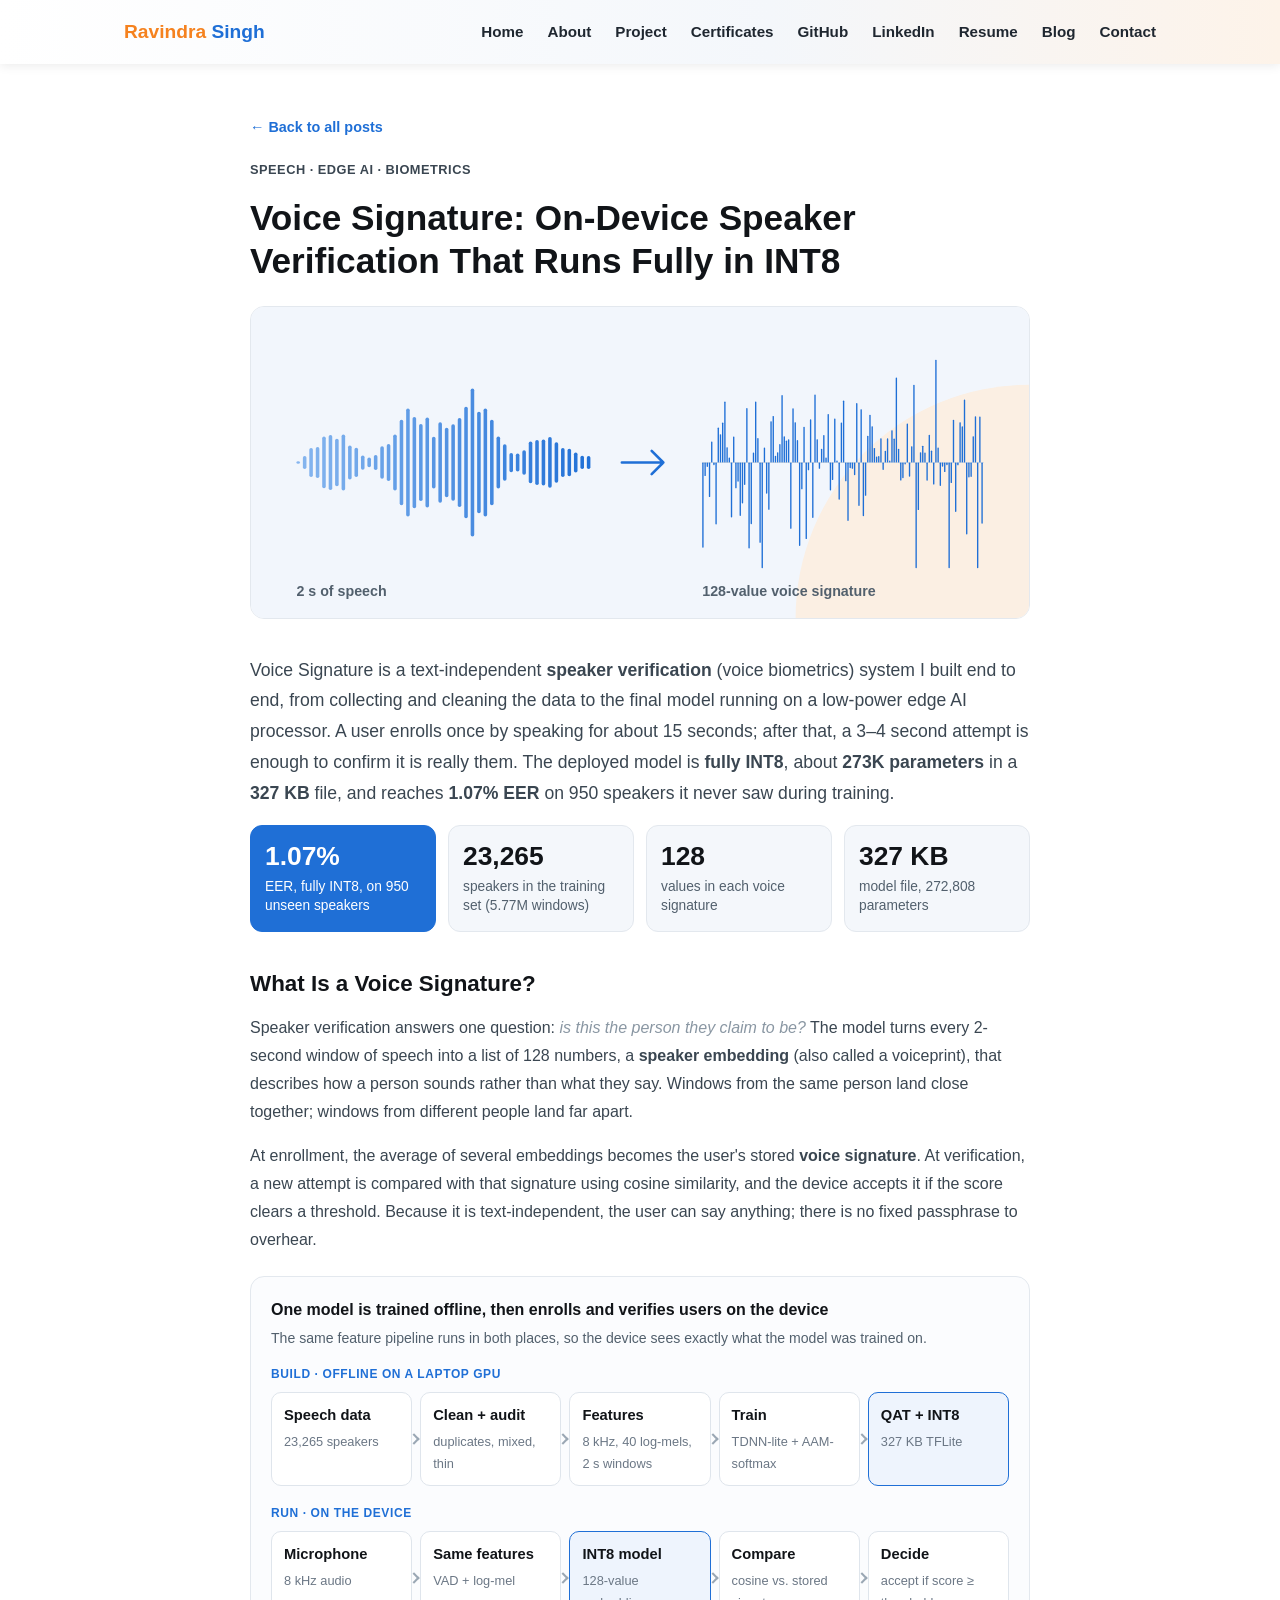
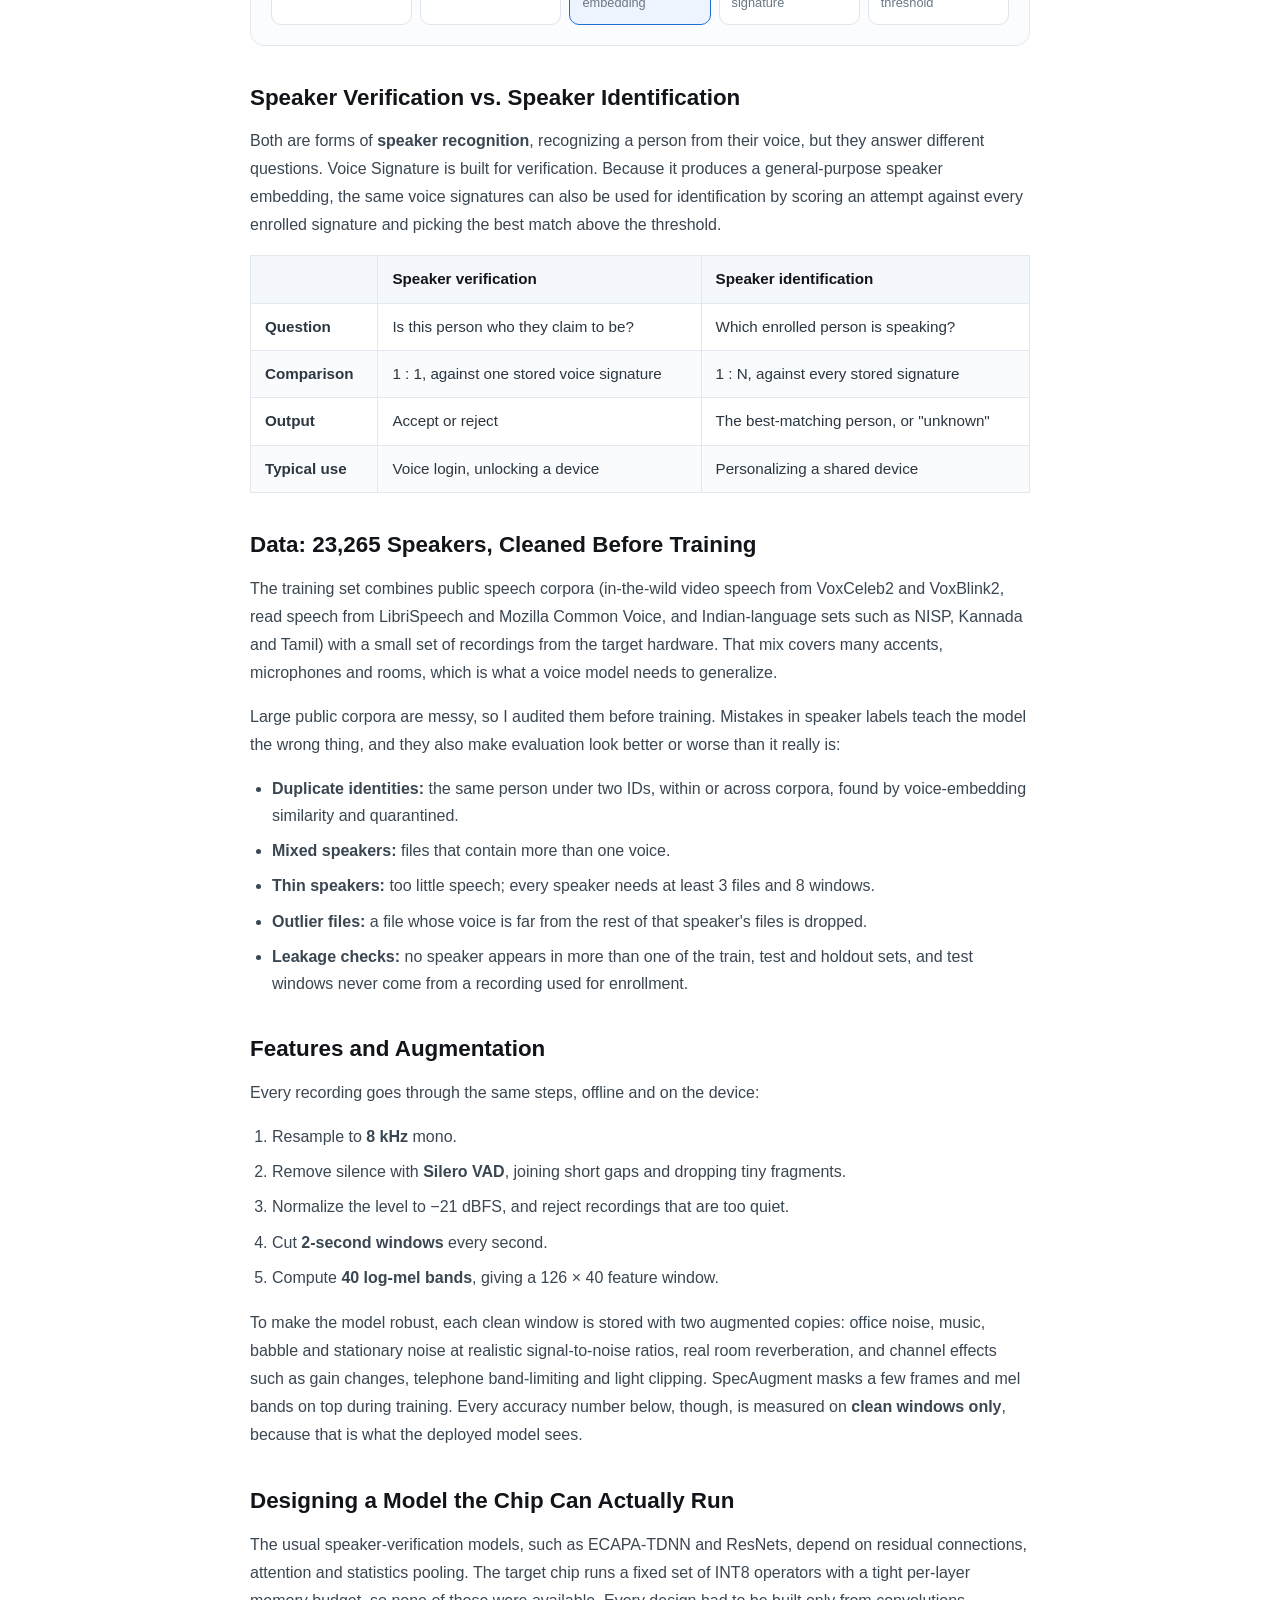
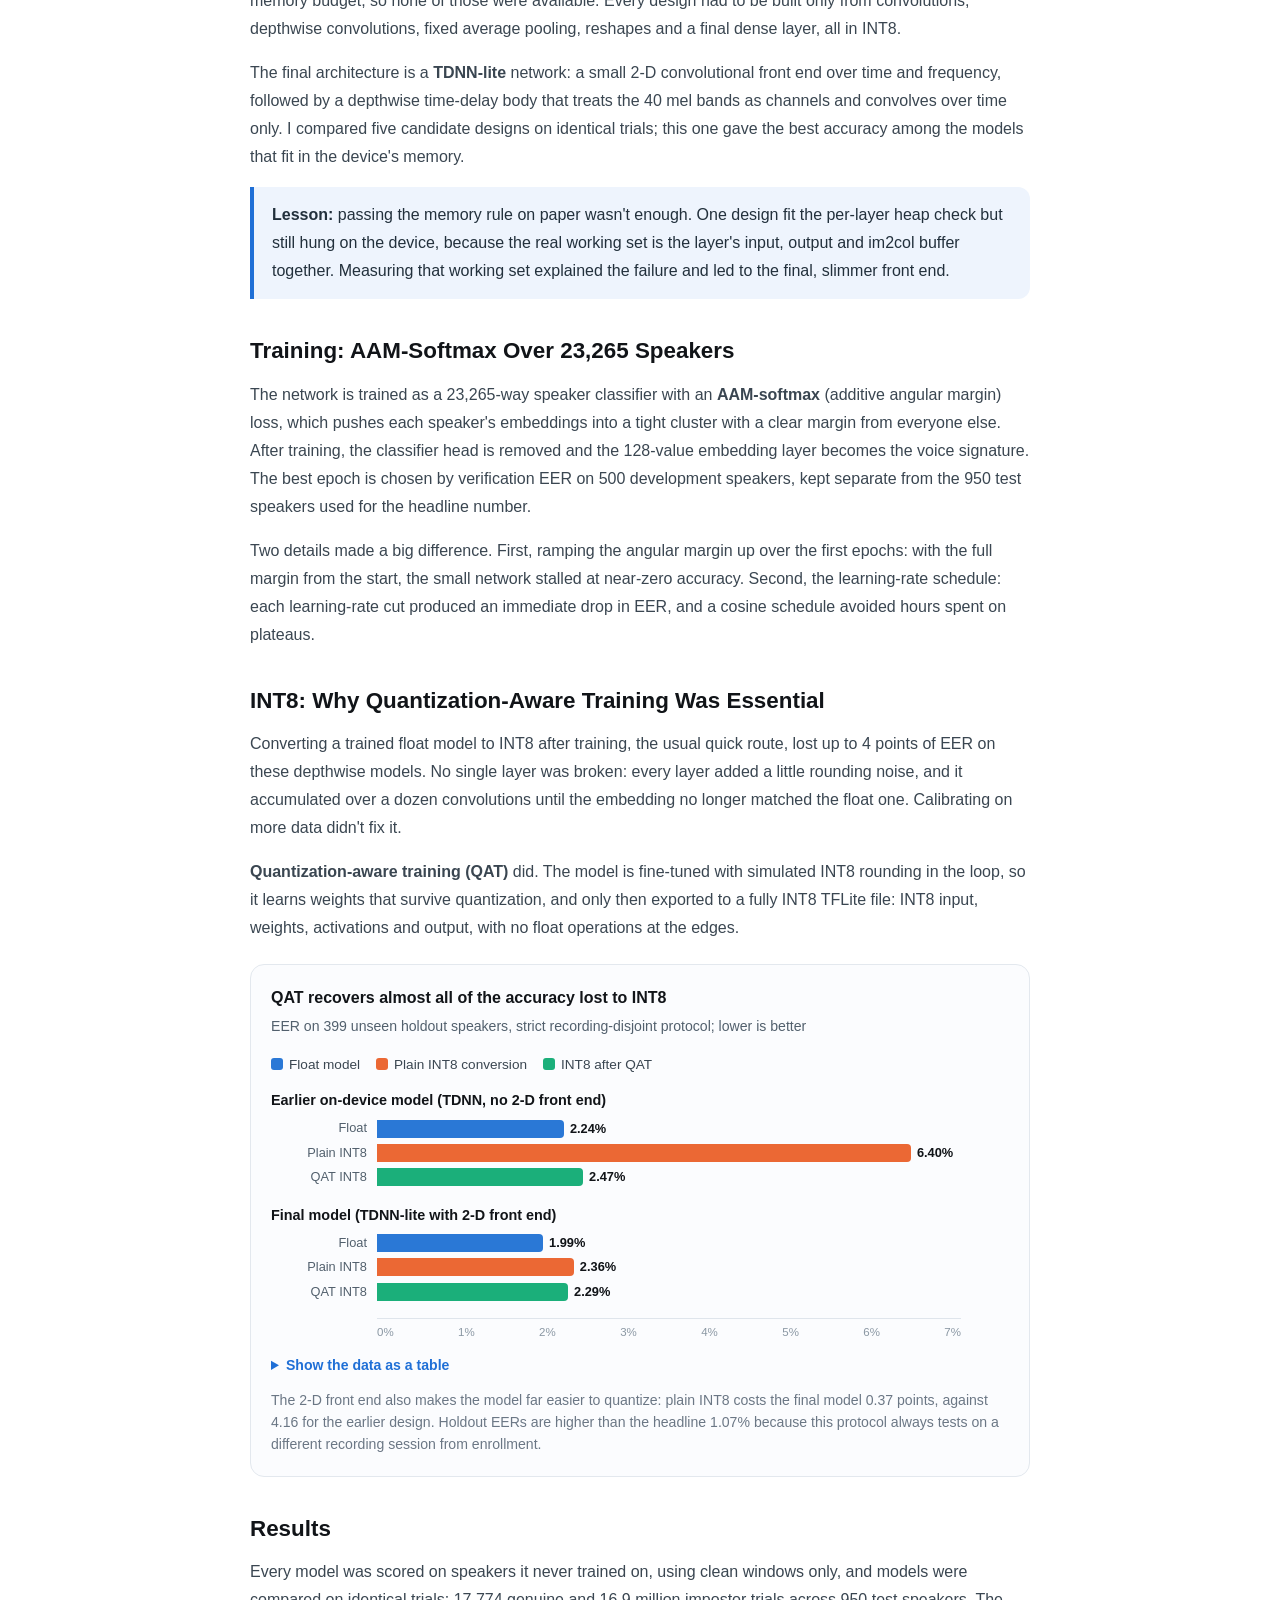
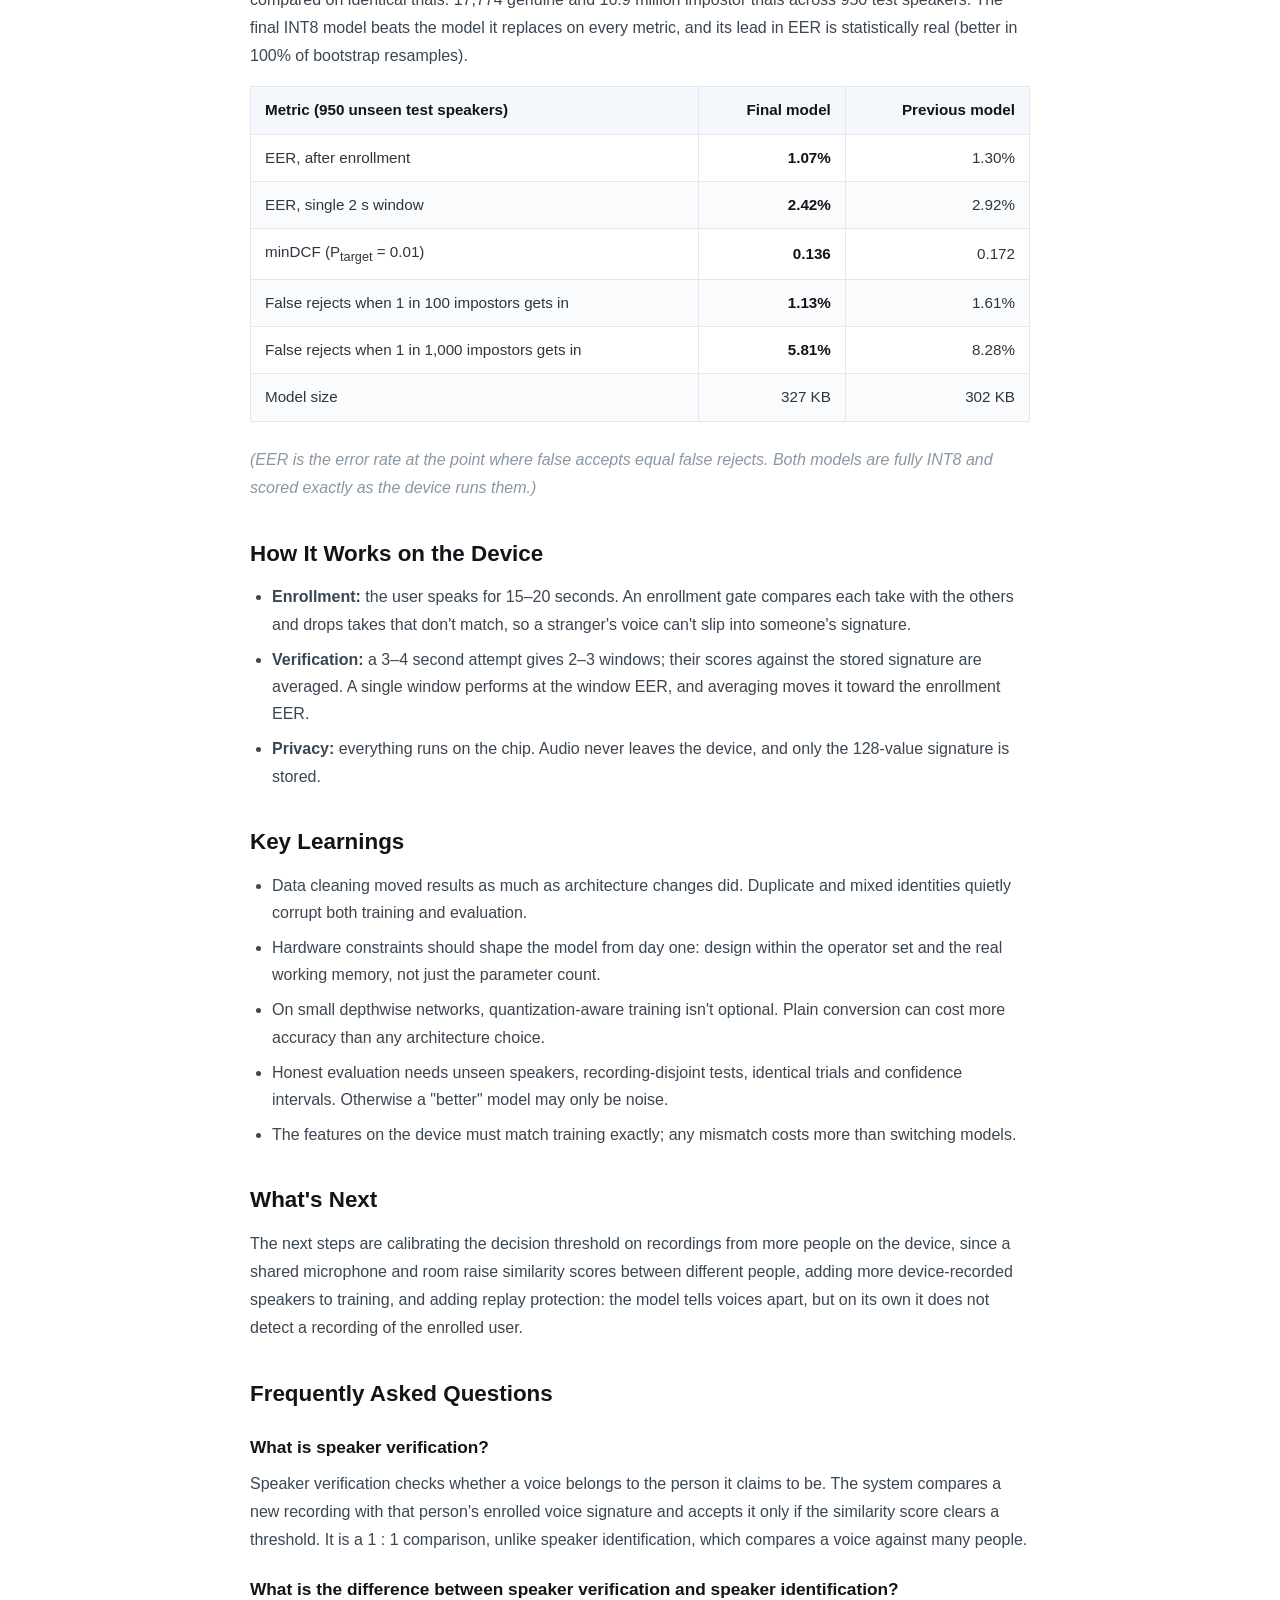
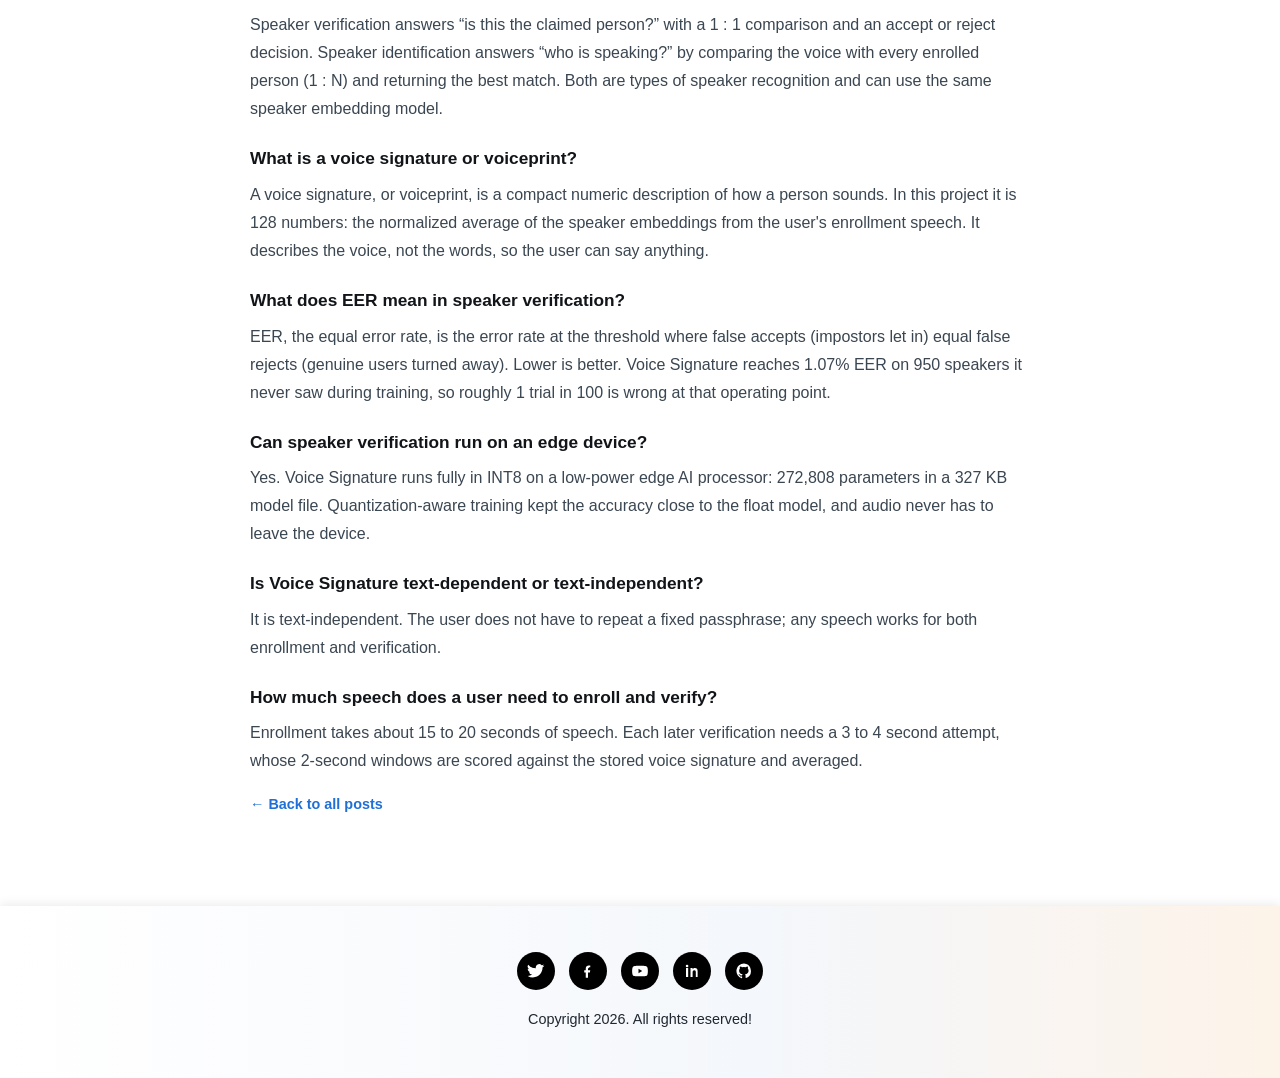
<file: blog/voice-signature-speaker-verification.html>
<!DOCTYPE html>
<html lang="en">
<head>
<meta charset="UTF-8">
<meta name="viewport" content="width=device-width, initial-scale=1.0">
<title>Voice Signature: On-Device Speaker Verification &amp; Speaker Recognition</title>
<meta name="description" content="Voice Signature is an on-device speaker verification (voice biometrics) model I built end to end: 23K speakers, TDNN, INT8 QAT and 1.07% EER.">
<link rel="stylesheet" href="../css/style.css?v=26">
<meta name="author" content="Ravindra Singh">
<link rel="canonical" href="https://ravindra1998.github.io/blog/voice-signature-speaker-verification.html">
<meta property="og:type" content="article">
<meta property="og:title" content="Voice Signature: On-Device Speaker Verification That Runs Fully in INT8">
<meta property="og:description" content="Voice Signature is an on-device speaker verification (voice biometrics) model I built end to end: 23K speakers, TDNN, INT8 QAT and 1.07% EER.">
<meta property="og:url" content="https://ravindra1998.github.io/blog/voice-signature-speaker-verification.html">
<meta property="og:image" content="https://ravindra1998.github.io/images/voice-signature-og.jpg">
<meta property="og:site_name" content="Ravindra Singh">
<meta name="twitter:card" content="summary_large_image">
<meta name="twitter:site" content="@RaviFoujda">
<link rel="icon" href="/favicon.ico" sizes="48x48">
<link rel="icon" href="/favicon.png" type="image/png" sizes="192x192">
<link rel="apple-touch-icon" href="/apple-touch-icon.png">
<script type="application/ld+json">
{
  "@context": "https://schema.org",
  "@type": "BlogPosting",
  "headline": "Voice Signature: On-Device Speaker Verification That Runs Fully in INT8",
  "description": "Voice Signature is an on-device speaker verification (voice biometrics) model I built end to end: 23K speakers, TDNN, INT8 QAT and 1.07% EER.",
  "image": "https://ravindra1998.github.io/images/voice-signature-og.jpg",
  "keywords": "speaker verification, speaker recognition, speaker identification, voice signature, voiceprint, voice biometrics, voice authentication, speaker embedding, TDNN, AAM-softmax, equal error rate, INT8 quantization, quantization-aware training, edge AI, TinyML, on-device AI",
  "about": [{"@type": "Thing", "name": "Speaker recognition"}, {"@type": "Thing", "name": "Speaker verification"}, {"@type": "Thing", "name": "Voice biometrics"}, {"@type": "Thing", "name": "Edge AI"}],
  "inLanguage": "en",
  "datePublished": "2026-10-27",
  "author": { "@type": "Person", "name": "Ravindra Singh", "url": "https://ravindra1998.github.io/" },
  "mainEntityOfPage": "https://ravindra1998.github.io/blog/voice-signature-speaker-verification.html"
}
</script>
<script type="application/ld+json">
{
  "@context": "https://schema.org",
  "@type": "FAQPage",
  "mainEntity": [
    {
      "@type": "Question",
      "name": "What is speaker verification?",
      "acceptedAnswer": {
        "@type": "Answer",
        "text": "Speaker verification checks whether a voice belongs to the person it claims to be. The system compares a new recording with that person's enrolled voice signature and accepts it only if the similarity score clears a threshold. It is a 1 : 1 comparison, unlike speaker identification, which compares a voice against many people."
      }
    },
    {
      "@type": "Question",
      "name": "What is the difference between speaker verification and speaker identification?",
      "acceptedAnswer": {
        "@type": "Answer",
        "text": "Speaker verification answers “is this the claimed person?” with a 1 : 1 comparison and an accept or reject decision. Speaker identification answers “who is speaking?” by comparing the voice with every enrolled person (1 : N) and returning the best match. Both are types of speaker recognition and can use the same speaker embedding model."
      }
    },
    {
      "@type": "Question",
      "name": "What is a voice signature or voiceprint?",
      "acceptedAnswer": {
        "@type": "Answer",
        "text": "A voice signature, or voiceprint, is a compact numeric description of how a person sounds. In this project it is 128 numbers: the normalized average of the speaker embeddings from the user's enrollment speech. It describes the voice, not the words, so the user can say anything."
      }
    },
    {
      "@type": "Question",
      "name": "What does EER mean in speaker verification?",
      "acceptedAnswer": {
        "@type": "Answer",
        "text": "EER, the equal error rate, is the error rate at the threshold where false accepts (impostors let in) equal false rejects (genuine users turned away). Lower is better. Voice Signature reaches 1.07% EER on 950 speakers it never saw during training, so roughly 1 trial in 100 is wrong at that operating point."
      }
    },
    {
      "@type": "Question",
      "name": "Can speaker verification run on an edge device?",
      "acceptedAnswer": {
        "@type": "Answer",
        "text": "Yes. Voice Signature runs fully in INT8 on a low-power edge AI processor: 272,808 parameters in a 327 KB model file. Quantization-aware training kept the accuracy close to the float model, and audio never has to leave the device."
      }
    },
    {
      "@type": "Question",
      "name": "Is Voice Signature text-dependent or text-independent?",
      "acceptedAnswer": {
        "@type": "Answer",
        "text": "It is text-independent. The user does not have to repeat a fixed passphrase; any speech works for both enrollment and verification."
      }
    },
    {
      "@type": "Question",
      "name": "How much speech does a user need to enroll and verify?",
      "acceptedAnswer": {
        "@type": "Answer",
        "text": "Enrollment takes about 15 to 20 seconds of speech. Each later verification needs a 3 to 4 second attempt, whose 2-second windows are scored against the stored voice signature and averaged."
      }
    }
  ]
}
</script>
</head>
<body>
<header>
  <div class="wrap"><nav>
    <div class="brand">Ravindra<span>&nbsp;Singh</span></div>
    <div class="navlinks" id="nav">
      <a href="../index.html#home">Home</a>
      <a href="../index.html#about">About</a>
      <a href="../index.html#projects">Project</a>
      <a href="../index.html#certificates">Certificates</a>
      <a href="https://github.com/ravindra1998" target="_blank" rel="noopener">GitHub</a>
      <a href="https://www.linkedin.com/in/ravindra-singh-72136719b/" target="_blank" rel="noopener">LinkedIn</a>
      <a href="../assets/resume.pdf" download>Resume</a>
      <a href="../index.html#blog">Blog</a>
      <a href="../index.html#contact">Contact</a>
    </div>
    <button class="menu-btn" onclick="document.getElementById('nav').classList.toggle('open')">☰</button>
  </nav></div>
</header>

<article class="article">
  <div class="article-wrap">
    <a class="back-link" href="../index.html#blog">← Back to all posts</a>
    <p class="article-meta">Speech · Edge AI · Biometrics</p>
    <h1>Voice Signature: On-Device Speaker Verification That Runs Fully in INT8</h1>

    <figure class="article-hero fit">
      <img src="../images/voice-signature-hero.svg" alt="Speaker verification: a speech waveform converted into a 128-value voice signature (speaker embedding)" width="1200" height="480">
    </figure>

    <p class="article-intro">Voice Signature is a text-independent <strong>speaker verification</strong> (voice biometrics) system I built end to end, from collecting and cleaning the data to the final model running on a low-power edge AI processor. A user enrolls once by speaking for about 15 seconds; after that, a 3–4 second attempt is enough to confirm it is really them. The deployed model is <strong>fully INT8</strong>, about <strong>273K parameters</strong> in a <strong>327 KB</strong> file, and reaches <strong>1.07% EER</strong> on 950 speakers it never saw during training.</p>

    <div class="article-stats">
      <div class="stat lead"><b>1.07%</b><span>EER, fully INT8, on 950 unseen speakers</span></div>
      <div class="stat"><b>23,265</b><span>speakers in the training set (5.77M windows)</span></div>
      <div class="stat"><b>128</b><span>values in each voice signature</span></div>
      <div class="stat"><b>327 KB</b><span>model file, 272,808 parameters</span></div>
    </div>

    <h2>What Is a Voice Signature?</h2>
    <p>Speaker verification answers one question: <em>is this the person they claim to be?</em> The model turns every 2-second window of speech into a list of 128 numbers, a <strong>speaker embedding</strong> (also called a voiceprint), that describes how a person sounds rather than what they say. Windows from the same person land close together; windows from different people land far apart.</p>
    <p>At enrollment, the average of several embeddings becomes the user's stored <strong>voice signature</strong>. At verification, a new attempt is compared with that signature using cosine similarity, and the device accepts it if the score clears a threshold. Because it is text-independent, the user can say anything; there is no fixed passphrase to overhear.</p>

    <figure class="article-figure">
      <div class="fig-title">One model is trained offline, then enrolls and verifies users on the device</div>
      <div class="fig-sub">The same feature pipeline runs in both places, so the device sees exactly what the model was trained on.</div>
      <div class="pipeline-row">
        <div class="pipeline-label">Build · offline on a laptop GPU</div>
        <ol class="pipeline">
          <li><b>Speech data</b><span>23,265 speakers</span></li>
          <li><b>Clean + audit</b><span>duplicates, mixed, thin</span></li>
          <li><b>Features</b><span>8 kHz, 40 log-mels, 2 s windows</span></li>
          <li><b>Train</b><span>TDNN-lite + AAM-softmax</span></li>
          <li class="key"><b>QAT + INT8</b><span>327 KB TFLite</span></li>
        </ol>
      </div>
      <div class="pipeline-row">
        <div class="pipeline-label">Run · on the device</div>
        <ol class="pipeline">
          <li><b>Microphone</b><span>8 kHz audio</span></li>
          <li><b>Same features</b><span>VAD + log-mel</span></li>
          <li class="key"><b>INT8 model</b><span>128-value embedding</span></li>
          <li><b>Compare</b><span>cosine vs. stored signature</span></li>
          <li><b>Decide</b><span>accept if score ≥ threshold</span></li>
        </ol>
      </div>
    </figure>

    <h2>Speaker Verification vs. Speaker Identification</h2>
    <p>Both are forms of <strong>speaker recognition</strong>, recognizing a person from their voice, but they answer different questions. Voice Signature is built for verification. Because it produces a general-purpose speaker embedding, the same voice signatures can also be used for identification by scoring an attempt against every enrolled signature and picking the best match above the threshold.</p>
    <table class="article-table">
      <thead><tr><th></th><th>Speaker verification</th><th>Speaker identification</th></tr></thead>
      <tbody>
        <tr><td><strong>Question</strong></td><td>Is this person who they claim to be?</td><td>Which enrolled person is speaking?</td></tr>
        <tr><td><strong>Comparison</strong></td><td>1 : 1, against one stored voice signature</td><td>1 : N, against every stored signature</td></tr>
        <tr><td><strong>Output</strong></td><td>Accept or reject</td><td>The best-matching person, or "unknown"</td></tr>
        <tr><td><strong>Typical use</strong></td><td>Voice login, unlocking a device</td><td>Personalizing a shared device</td></tr>
      </tbody>
    </table>

    <h2>Data: 23,265 Speakers, Cleaned Before Training</h2>
    <p>The training set combines public speech corpora (in-the-wild video speech from VoxCeleb2 and VoxBlink2, read speech from LibriSpeech and Mozilla Common Voice, and Indian-language sets such as NISP, Kannada and Tamil) with a small set of recordings from the target hardware. That mix covers many accents, microphones and rooms, which is what a voice model needs to generalize.</p>
    <p>Large public corpora are messy, so I audited them before training. Mistakes in speaker labels teach the model the wrong thing, and they also make evaluation look better or worse than it really is:</p>
    <ul>
      <li><strong>Duplicate identities:</strong> the same person under two IDs, within or across corpora, found by voice-embedding similarity and quarantined.</li>
      <li><strong>Mixed speakers:</strong> files that contain more than one voice.</li>
      <li><strong>Thin speakers:</strong> too little speech; every speaker needs at least 3 files and 8 windows.</li>
      <li><strong>Outlier files:</strong> a file whose voice is far from the rest of that speaker's files is dropped.</li>
      <li><strong>Leakage checks:</strong> no speaker appears in more than one of the train, test and holdout sets, and test windows never come from a recording used for enrollment.</li>
    </ul>

    <h2>Features and Augmentation</h2>
    <p>Every recording goes through the same steps, offline and on the device:</p>
    <ol>
      <li>Resample to <strong>8 kHz</strong> mono.</li>
      <li>Remove silence with <strong>Silero VAD</strong>, joining short gaps and dropping tiny fragments.</li>
      <li>Normalize the level to −21 dBFS, and reject recordings that are too quiet.</li>
      <li>Cut <strong>2-second windows</strong> every second.</li>
      <li>Compute <strong>40 log-mel bands</strong>, giving a 126 × 40 feature window.</li>
    </ol>
    <p>To make the model robust, each clean window is stored with two augmented copies: office noise, music, babble and stationary noise at realistic signal-to-noise ratios, real room reverberation, and channel effects such as gain changes, telephone band-limiting and light clipping. SpecAugment masks a few frames and mel bands on top during training. Every accuracy number below, though, is measured on <strong>clean windows only</strong>, because that is what the deployed model sees.</p>

    <h2>Designing a Model the Chip Can Actually Run</h2>
    <p>The usual speaker-verification models, such as ECAPA-TDNN and ResNets, depend on residual connections, attention and statistics pooling. The target chip runs a fixed set of INT8 operators with a tight per-layer memory budget, so none of those were available. Every design had to be built only from convolutions, depthwise convolutions, fixed average pooling, reshapes and a final dense layer, all in INT8.</p>
    <p>The final architecture is a <strong>TDNN-lite</strong> network: a small 2-D convolutional front end over time and frequency, followed by a depthwise time-delay body that treats the 40 mel bands as channels and convolves over time only. I compared five candidate designs on identical trials; this one gave the best accuracy among the models that fit in the device's memory.</p>
    <div class="callout"><p><strong>Lesson:</strong> passing the memory rule on paper wasn't enough. One design fit the per-layer heap check but still hung on the device, because the real working set is the layer's input, output and im2col buffer together. Measuring that working set explained the failure and led to the final, slimmer front end.</p></div>

    <h2>Training: AAM-Softmax Over 23,265 Speakers</h2>
    <p>The network is trained as a 23,265-way speaker classifier with an <strong>AAM-softmax</strong> (additive angular margin) loss, which pushes each speaker's embeddings into a tight cluster with a clear margin from everyone else. After training, the classifier head is removed and the 128-value embedding layer becomes the voice signature. The best epoch is chosen by verification EER on 500 development speakers, kept separate from the 950 test speakers used for the headline number.</p>
    <p>Two details made a big difference. First, ramping the angular margin up over the first epochs: with the full margin from the start, the small network stalled at near-zero accuracy. Second, the learning-rate schedule: each learning-rate cut produced an immediate drop in EER, and a cosine schedule avoided hours spent on plateaus.</p>

    <h2>INT8: Why Quantization-Aware Training Was Essential</h2>
    <p>Converting a trained float model to INT8 after training, the usual quick route, lost up to 4 points of EER on these depthwise models. No single layer was broken: every layer added a little rounding noise, and it accumulated over a dozen convolutions until the embedding no longer matched the float one. Calibrating on more data didn't fix it.</p>
    <p><strong>Quantization-aware training (QAT)</strong> did. The model is fine-tuned with simulated INT8 rounding in the loop, so it learns weights that survive quantization, and only then exported to a fully INT8 TFLite file: INT8 input, weights, activations and output, with no float operations at the edges.</p>

    <figure class="article-figure chart" id="qat-chart">
      <div class="fig-title">QAT recovers almost all of the accuracy lost to INT8</div>
      <div class="fig-sub">EER on 399 unseen holdout speakers, strict recording-disjoint protocol; lower is better</div>
      <div class="chart-legend" aria-hidden="true">
        <span><i style="background:var(--s1)"></i>Float model</span>
        <span><i style="background:var(--s2)"></i>Plain INT8 conversion</span>
        <span><i style="background:var(--s3)"></i>INT8 after QAT</span>
      </div>
      <div class="chart-group">
        <div class="chart-group-name">Earlier on-device model (TDNN, no 2-D front end)</div>
        <div class="chart-row"><span class="lbl">Float</span><div class="chart-track"><div class="chart-bar" tabindex="0" style="width:32%;background:var(--s1)" data-tip="Earlier model · Float: 2.24% EER"><span class="val">2.24%</span></div></div></div>
        <div class="chart-row"><span class="lbl">Plain INT8</span><div class="chart-track"><div class="chart-bar" tabindex="0" style="width:91.43%;background:var(--s2)" data-tip="Earlier model · Plain INT8: 6.40% EER (+4.16 points)"><span class="val">6.40%</span></div></div></div>
        <div class="chart-row"><span class="lbl">QAT INT8</span><div class="chart-track"><div class="chart-bar" tabindex="0" style="width:35.29%;background:var(--s3)" data-tip="Earlier model · QAT INT8: 2.47% EER (+0.23 points)"><span class="val">2.47%</span></div></div></div>
      </div>
      <div class="chart-group">
        <div class="chart-group-name">Final model (TDNN-lite with 2-D front end)</div>
        <div class="chart-row"><span class="lbl">Float</span><div class="chart-track"><div class="chart-bar" tabindex="0" style="width:28.43%;background:var(--s1)" data-tip="Final model · Float: 1.99% EER"><span class="val">1.99%</span></div></div></div>
        <div class="chart-row"><span class="lbl">Plain INT8</span><div class="chart-track"><div class="chart-bar" tabindex="0" style="width:33.71%;background:var(--s2)" data-tip="Final model · Plain INT8: 2.36% EER (+0.37 points)"><span class="val">2.36%</span></div></div></div>
        <div class="chart-row"><span class="lbl">QAT INT8</span><div class="chart-track"><div class="chart-bar" tabindex="0" style="width:32.71%;background:var(--s3)" data-tip="Final model · QAT INT8: 2.29% EER (+0.30 points)"><span class="val">2.29%</span></div></div></div>
      </div>
      <div class="chart-axis" aria-hidden="true"><span></span><div class="ticks"><span>0%</span><span>1%</span><span>2%</span><span>3%</span><span>4%</span><span>5%</span><span>6%</span><span>7%</span></div></div>
      <details>
        <summary>Show the data as a table</summary>
        <table class="article-table">
          <thead><tr><th>Model</th><th class="num">Float</th><th class="num">Plain INT8</th><th class="num">QAT INT8</th></tr></thead>
          <tbody>
            <tr><td>Earlier on-device model</td><td class="num">2.24%</td><td class="num">6.40%</td><td class="num">2.47%</td></tr>
            <tr><td>Final model</td><td class="num">1.99%</td><td class="num">2.36%</td><td class="num best">2.29%</td></tr>
          </tbody>
        </table>
      </details>
      <figcaption>The 2-D front end also makes the model far easier to quantize: plain INT8 costs the final model 0.37 points, against 4.16 for the earlier design. Holdout EERs are higher than the headline 1.07% because this protocol always tests on a different recording session from enrollment.</figcaption>
    </figure>

    <h2>Results</h2>
    <p>Every model was scored on speakers it never trained on, using clean windows only, and models were compared on identical trials: 17,774 genuine and 16.9 million impostor trials across 950 test speakers. The final INT8 model beats the model it replaces on every metric, and its lead in EER is statistically real (better in 100% of bootstrap resamples).</p>
    <table class="article-table">
      <thead><tr><th>Metric (950 unseen test speakers)</th><th class="num">Final model</th><th class="num">Previous model</th></tr></thead>
      <tbody>
        <tr><td>EER, after enrollment</td><td class="num best">1.07%</td><td class="num">1.30%</td></tr>
        <tr><td>EER, single 2 s window</td><td class="num best">2.42%</td><td class="num">2.92%</td></tr>
        <tr><td>minDCF (P<sub>target</sub> = 0.01)</td><td class="num best">0.136</td><td class="num">0.172</td></tr>
        <tr><td>False rejects when 1 in 100 impostors gets in</td><td class="num best">1.13%</td><td class="num">1.61%</td></tr>
        <tr><td>False rejects when 1 in 1,000 impostors gets in</td><td class="num best">5.81%</td><td class="num">8.28%</td></tr>
        <tr><td>Model size</td><td class="num">327 KB</td><td class="num">302 KB</td></tr>
      </tbody>
    </table>
    <p><em>(EER is the error rate at the point where false accepts equal false rejects. Both models are fully INT8 and scored exactly as the device runs them.)</em></p>

    <h2>How It Works on the Device</h2>
    <ul>
      <li><strong>Enrollment:</strong> the user speaks for 15–20 seconds. An enrollment gate compares each take with the others and drops takes that don't match, so a stranger's voice can't slip into someone's signature.</li>
      <li><strong>Verification:</strong> a 3–4 second attempt gives 2–3 windows; their scores against the stored signature are averaged. A single window performs at the window EER, and averaging moves it toward the enrollment EER.</li>
      <li><strong>Privacy:</strong> everything runs on the chip. Audio never leaves the device, and only the 128-value signature is stored.</li>
    </ul>

    <h2>Key Learnings</h2>
    <ul>
      <li>Data cleaning moved results as much as architecture changes did. Duplicate and mixed identities quietly corrupt both training and evaluation.</li>
      <li>Hardware constraints should shape the model from day one: design within the operator set and the real working memory, not just the parameter count.</li>
      <li>On small depthwise networks, quantization-aware training isn't optional. Plain conversion can cost more accuracy than any architecture choice.</li>
      <li>Honest evaluation needs unseen speakers, recording-disjoint tests, identical trials and confidence intervals. Otherwise a "better" model may only be noise.</li>
      <li>The features on the device must match training exactly; any mismatch costs more than switching models.</li>
    </ul>

    <h2>What's Next</h2>
    <p>The next steps are calibrating the decision threshold on recordings from more people on the device, since a shared microphone and room raise similarity scores between different people, adding more device-recorded speakers to training, and adding replay protection: the model tells voices apart, but on its own it does not detect a recording of the enrolled user.</p>

    <h2>Frequently Asked Questions</h2>
    <h3 class="article-sub">What is speaker verification?</h3>
    <p>Speaker verification checks whether a voice belongs to the person it claims to be. The system compares a new recording with that person's enrolled voice signature and accepts it only if the similarity score clears a threshold. It is a 1 : 1 comparison, unlike speaker identification, which compares a voice against many people.</p>
    <h3 class="article-sub">What is the difference between speaker verification and speaker identification?</h3>
    <p>Speaker verification answers “is this the claimed person?” with a 1 : 1 comparison and an accept or reject decision. Speaker identification answers “who is speaking?” by comparing the voice with every enrolled person (1 : N) and returning the best match. Both are types of speaker recognition and can use the same speaker embedding model.</p>
    <h3 class="article-sub">What is a voice signature or voiceprint?</h3>
    <p>A voice signature, or voiceprint, is a compact numeric description of how a person sounds. In this project it is 128 numbers: the normalized average of the speaker embeddings from the user's enrollment speech. It describes the voice, not the words, so the user can say anything.</p>
    <h3 class="article-sub">What does EER mean in speaker verification?</h3>
    <p>EER, the equal error rate, is the error rate at the threshold where false accepts (impostors let in) equal false rejects (genuine users turned away). Lower is better. Voice Signature reaches 1.07% EER on 950 speakers it never saw during training, so roughly 1 trial in 100 is wrong at that operating point.</p>
    <h3 class="article-sub">Can speaker verification run on an edge device?</h3>
    <p>Yes. Voice Signature runs fully in INT8 on a low-power edge AI processor: 272,808 parameters in a 327 KB model file. Quantization-aware training kept the accuracy close to the float model, and audio never has to leave the device.</p>
    <h3 class="article-sub">Is Voice Signature text-dependent or text-independent?</h3>
    <p>It is text-independent. The user does not have to repeat a fixed passphrase; any speech works for both enrollment and verification.</p>
    <h3 class="article-sub">How much speech does a user need to enroll and verify?</h3>
    <p>Enrollment takes about 15 to 20 seconds of speech. Each later verification needs a 3 to 4 second attempt, whose 2-second windows are scored against the stored voice signature and averaged.</p>

    <a class="back-link" href="../index.html#blog">← Back to all posts</a>
  </div>
</article>
<div class="chart-tip" id="chart-tip" role="tooltip"></div>
<script>
  (function(){
    var tip = document.getElementById('chart-tip');
    function move(x, y){
      var w = tip.offsetWidth, h = tip.offsetHeight;
      tip.style.left = Math.max(8, Math.min(window.innerWidth - w - 8, x + 12)) + 'px';
      tip.style.top = Math.max(8, y - h - 10) + 'px';
    }
    function show(el, x, y){ tip.textContent = el.getAttribute('data-tip'); tip.classList.add('on'); move(x, y); }
    function hide(){ tip.classList.remove('on'); }
    document.querySelectorAll('.chart-bar[data-tip]').forEach(function(b){
      b.setAttribute('aria-label', b.getAttribute('data-tip'));
      b.addEventListener('mouseenter', function(e){ show(b, e.clientX, e.clientY); });
      b.addEventListener('mousemove', function(e){ move(e.clientX, e.clientY); });
      b.addEventListener('mouseleave', hide);
      b.addEventListener('focus', function(){ var r = b.getBoundingClientRect(); show(b, r.left + r.width / 2, r.top); });
      b.addEventListener('blur', hide);
    });
  })();
</script>

<footer>
  <div class="wrap footer-inner">
    <div class="socials">
      <a href="https://x.com/RaviFoujda"  target="_blank" rel="noopener" aria-label="Twitter">
        <svg viewBox="0 0 24 24"><path d="M23 4.9c-.8.4-1.7.6-2.6.8a4.5 4.5 0 0 0 2-2.5c-.9.5-1.9.9-2.9 1.1a4.5 4.5 0 0 0-7.7 4.1A12.8 12.8 0 0 1 1.6 3.6a4.5 4.5 0 0 0 1.4 6 4.4 4.4 0 0 1-2-.6v.1a4.5 4.5 0 0 0 3.6 4.4 4.5 4.5 0 0 1-2 .1 4.5 4.5 0 0 0 4.2 3.1A9 9 0 0 1 1 18.6a12.7 12.7 0 0 0 6.9 2c8.3 0 12.8-6.9 12.8-12.8v-.6c.9-.6 1.6-1.4 2.3-2.3z"/></svg>
      </a>
      <a href="https://www.facebook.com/ravindrasingh.faujdar.5/" target="_blank" rel="noopener" aria-label="Facebook">
        <svg viewBox="0 0 24 24"><path d="M15 8h-2c-.6 0-1 .4-1 1v2h3l-.5 3H12v7H9v-7H7v-3h2V8.5C9 6 10.5 4.5 13 4.5c1 0 2 .1 2 .1V7h-1c-.7 0-1 .3-1 1z"/></svg>
      </a>
      <a href="https://www.youtube.com/@RavindraFoujdar" target="_blank" rel="noopener" aria-label="YouTube">
        <svg viewBox="0 0 24 24"><path d="M22 7.5c-.2-1-.9-1.7-1.9-2C18.3 5 12 5 12 5s-6.3 0-8.1.5c-1 .3-1.7 1-1.9 2C1.5 9.3 1.5 12 1.5 12s0 2.7.5 4.5c.2 1 .9 1.7 1.9 2C5.7 19 12 19 12 19s6.3 0 8.1-.5c1-.3 1.7-1 1.9-2 .5-1.8.5-4.5.5-4.5s0-2.7-.5-4.5zM10 15V9l5 3-5 3z"/></svg>
      </a>
      <a href="https://www.linkedin.com/in/ravindra-singh-72136719b/" target="_blank" rel="noopener" aria-label="LinkedIn">
        <svg viewBox="0 0 24 24"><path d="M6.9 8H4V20h2.9V8zM5.4 3.5A1.7 1.7 0 1 0 5.4 7a1.7 1.7 0 0 0 0-3.5zM20 20h-2.9v-5.8c0-1.4 0-3.2-2-3.2s-2.3 1.5-2.3 3.1V20H10V8h2.8v1.6h.1c.4-.7 1.3-1.6 2.9-1.6 3.1 0 3.7 2 3.7 4.7V20z"/></svg>
      </a>
      <a href="https://github.com/ravindra1998" target="_blank" rel="noopener" aria-label="GitHub">
        <svg viewBox="0 0 24 24"><path d="M12 2a10 10 0 0 0-3.2 19.5c.5.1.7-.2.7-.5v-1.7c-2.8.6-3.4-1.3-3.4-1.3-.5-1.2-1.1-1.5-1.1-1.5-.9-.6.1-.6.1-.6 1 .1 1.5 1 1.5 1 .9 1.5 2.3 1.1 2.9.8.1-.7.3-1.1.6-1.4-2.2-.300-4.6-1.1-4.6-4.9 0-1.1.4-2 1-2.7-.1-.3-.4-1.3.1-2.7 0 0 .8-.3 2.7 1a9.4 9.4 0 0 1 5 0c1.9-1.3 2.7-1 2.7-1 .5 1.4.2 2.4.1 2.7.6.7 1 1.6 1 2.7 0 3.8-2.4 4.6-4.6 4.9.3.3.6.9.6 1.8v2.7c0 .3.2.6.7.5A10 10 0 0 0 12 2z"/></svg>
      </a>
    </div>
    <p class="copyright">Copyright <span id="year">2026</span>. All rights reserved!</p>
  </div>
</footer>
<script>
  document.getElementById('year').textContent = new Date().getFullYear();
  document.querySelectorAll('#nav a').forEach(function(a){
    a.addEventListener('click', function(){ document.getElementById('nav').classList.remove('open'); });
  });
</script>
</body>
</html>
</file>
<file: css/style.css>
:root{
  --bg:#0f1419; --surface:#171d26; --card:#1d2430; --border:#2a3340;
  --text:#e6edf3; --muted:#9aa7b4; --accent:#4f9cf9; --accent2:#5eead4;
  --max:1080px; --radius:14px;
}
*{box-sizing:border-box;margin:0;padding:0}
html{scroll-behavior:smooth}
body{font-family:-apple-system,BlinkMacSystemFont,"Segoe UI",Roboto,Helvetica,Arial,sans-serif;
  color:var(--text);line-height:1.6;-webkit-font-smoothing:antialiased;
  background:var(--bg)}
a{color:var(--accent);text-decoration:none}
a:hover{text-decoration:underline}
.wrap{max-width:var(--max);margin:0 auto;padding:0 24px}
section{padding:64px 40px;border-radius:20px;margin:26px 0;scroll-margin-top:80px}

/* ---- Per-section backgrounds ---- */
/* HOME: background image (drop your file at images/background.jpg) */
#home{
  background:linear-gradient(rgba(15,20,25,.55),rgba(15,20,25,.8)),
             url("../images/home.jpg") center center / cover no-repeat,
             var(--bg);
  /* full-bleed: span the whole viewport width */
  width:100vw;
  margin-left:calc(50% - 50vw);
  margin-top:0;
  border-radius:0;
  /* keep the text/content aligned with the centered 1080px container */
  padding-left:max(40px, calc(50vw - 540px));
  padding-right:max(40px, calc(50vw - 540px));
}

#about{
  background:linear-gradient(rgba(255,255,255,.92),rgba(255,255,255,.96)),
             url("../images/about-bg.jpg") center center / cover no-repeat,
             #ffffff;
  width:100vw;margin-left:calc(50% - 50vw);border-radius:0;
  padding-left:4vw;padding-right:4vw;}
#about h2{color:#1f2730}
#about .lead{color:#3a4651}
#about .lead strong{color:#1f2730}
.about-grid{display:grid;grid-template-columns:1.4fr 1fr;gap:32px;align-items:start;margin-top:24px}
.about-text .lead{max-width:none;margin-bottom:0}
.about-card{background:#ffffff;border:1px solid #e3e8ee;border-radius:16px;
  padding:30px;box-shadow:0 8px 24px rgba(0,0,0,.08)}
.about-card h4{color:#1f2730;font-size:1.15rem;margin-bottom:16px}
.about-card ul{margin:0;padding-left:20px;color:#3a4651}
.about-card li{margin-bottom:12px;font-size:.95rem}
.about-card li::marker{color:var(--accent)}

#projects{
  background:linear-gradient(rgba(255,255,255,.92),rgba(255,255,255,.96)),
             url("../images/projects-bg.jpg") center center / cover no-repeat,
             #ffffff;
  width:100vw;margin-left:calc(50% - 50vw);border-radius:0;
  padding-left:4vw;padding-right:4vw;}
#projects h2{color:#1f2730}
#projects .lead{color:#4a5560}
#projects .card{background:#ffffff;border:1px solid #e3e8ee;box-shadow:0 6px 18px rgba(0,0,0,.06)}
#projects .card h3{color:#1f2730}
#projects .card p{color:#4a5560}
#projects .pill{background:#f0f4f8;border-color:#d9e1ea;color:#1f6fd6}

/* Featured project block — three columns, equal height */
.feature-grid{display:grid;grid-template-columns:repeat(3,1fr);gap:20px;margin:30px 0 14px;align-items:stretch}
.feature-card{background:#ffffff;border:1px solid #e3e8ee;border-radius:16px;
  padding:26px;box-shadow:0 8px 24px rgba(0,0,0,.07);
  display:flex;flex-direction:column;height:100%}
.feature-card h3{color:#1f2730 !important;font-size:1.2rem;margin-bottom:10px;line-height:1.25}
.feature-card p{color:#3a4651;font-size:.92rem;margin-bottom:12px}
.feature-card strong{color:#1f2730}
.feature-card .pills{margin:6px 0 16px}
.feature-card .pill{font-size:.68rem}
.highlights{margin-top:4px}
.highlights h4{color:#1f2730;font-size:1rem;margin-bottom:9px}
.highlights ul{margin:0 0 0 16px;color:#4a5560;font-size:.88rem}
.highlights li{margin-bottom:6px}
.feature-img{margin:auto 0 0;text-align:center;padding-top:20px}  /* pinned to bottom */
.feature-img img{max-width:100%;max-height:200px;border-radius:12px;border:1px solid #e3e8ee}
.feature-img figcaption{color:#6b7682;font-size:.82rem;margin-top:8px}
.more-title{color:#1f2730;font-size:1.25rem;margin:34px 0 18px}

#certificates{
  background:linear-gradient(rgba(255,255,255,.92),rgba(255,255,255,.96)),
             url("../images/certificates-bg.jpg") center center / cover no-repeat,
             #ffffff;
  width:100vw;margin-left:calc(50% - 50vw);border-radius:0;
  padding-left:4vw;padding-right:4vw;}
#certificates h2{color:#1f2730}
#certificates .lead{color:#3a4651}
#certificates .card{background:#ffffff;border:1px solid #e3e8ee;box-shadow:0 6px 18px rgba(0,0,0,.06)}
#certificates .card h3{color:#1f2730}
#certificates .card p{color:#4a5560}
#certificates .card .when{color:#1f6fd6 !important;font-weight:700}


#resume{
  background:linear-gradient(rgba(255,255,255,.92),rgba(255,255,255,.96)),
             url("../images/experience-bg.jpeg") center center / cover no-repeat,
             #ffffff;
  width:100vw;margin-left:calc(50% - 50vw);border-radius:0;
  padding-left:4vw;padding-right:4vw;}
#resume h2{color:#1f2730}
#resume .lead{color:#3a4651}
#resume .timeline{border-left:3px solid #111418}
#resume .job::before{background:#111418;border:3px solid #ffffff;
  box-shadow:0 0 0 2px #111418;width:14px;height:14px}
#resume .job .when{color:#1f2730;font-weight:700;font-size:.9rem}
#resume .job h3{color:#1f2730}
#resume .job .co{color:#1f6fd6}
#resume .job ul{color:#3a4651}
#resume .job::before{border-color:#ffffff}

#blog{
  background:linear-gradient(rgba(255,255,255,.92),rgba(255,255,255,.96)),
             url("../images/hero-bg.jpg") center center / cover no-repeat,
             #ffffff;
  width:100vw;margin-left:calc(50% - 50vw);border-radius:0;
  padding-left:4vw;padding-right:4vw;}
#blog h2{color:#1f2730}
#blog .lead{color:#3a4651}
#blog .card{background:#ffffff;border:1px solid #e3e8ee;box-shadow:0 6px 18px rgba(0,0,0,.06)}
#blog .card h3{color:#1f2730}
#blog .card p{color:#4a5560}
#blog .card .when{color:#1f6fd6 !important;font-weight:700}

#contact{
  background:linear-gradient(rgba(255,255,255,.92),rgba(255,255,255,.96)),
             url("../images/cta-bg.jpg") center center / cover no-repeat,
             #ffffff;
  width:100vw;margin-left:calc(50% - 50vw);border-radius:0;
  padding-left:max(40px, calc(50vw - 540px));
  padding-right:max(40px, calc(50vw - 540px));}
#contact h2{color:#1f2730}
#contact .lead,#contact p{color:#4a5560}
section[style*="border-top"]{border-top:none !important}  /* remove old divider lines */

/* remove the dark gaps between full-bleed sections */
#home,#about,#projects,#resume,#certificates,#blog,#contact{margin-top:0;margin-bottom:0}

h2{font-size:1.9rem;margin-bottom:8px}
h2 + .lead{color:var(--muted);margin-bottom:36px}


header{position:sticky;top:0;z-index:50;
  background:linear-gradient(90deg,#ffffff 0%,#f4f7fb 60%,#fdf3e9 100%);
  box-shadow:0 2px 10px rgba(0,0,0,.08)}
nav{display:flex;align-items:center;justify-content:space-between;height:64px}
.brand{font-weight:800;font-size:1.2rem;color:#f5821f}      /* orange brand */
.brand span{color:#1f6fd6}                                  /* blue accent */
.navlinks{display:flex;gap:24px;align-items:center}
.navlinks a{color:#1f2730;font-size:.95rem;font-weight:600}
.navlinks a:hover{color:#1f6fd6;text-decoration:none}
.menu-btn{display:none;background:none;border:0;color:#1f2730;font-size:1.5rem;cursor:pointer}
.navlinks a.nav-admin{border:1px solid #1f6fd6;color:#1f6fd6;padding:5px 12px;border-radius:7px}
.navlinks a.nav-admin:hover{background:#1f6fd6;color:#fff}

.hero{padding:90px 0;display:grid;grid-template-columns:1.4fr 1fr;gap:50px;align-items:center}
.hero .tag{color:var(--accent2);font-weight:600;letter-spacing:.5px;font-size:.9rem;text-transform:uppercase}
.hero h1{font-size:3rem;line-height:1.1;margin:14px 0 18px}
.hero p{color:var(--muted);font-size:1.15rem;max-width:520px}
.cta{margin-top:30px;display:flex;gap:14px;flex-wrap:wrap}
.btn{display:inline-block;padding:12px 22px;border-radius:10px;font-weight:600;font-size:.95rem;border:0;cursor:pointer;font-family:inherit}
.btn.primary{background:var(--accent);color:#04101f}
.btn.primary:hover{background:#6cb0ff;text-decoration:none}
.btn.ghost{border:1px solid var(--border);color:var(--text);background:none}
.btn.ghost:hover{border-color:var(--accent);text-decoration:none}
.avatar{width:230px;height:230px;border-radius:50%;margin:0 auto;
  background:linear-gradient(135deg,var(--accent),var(--accent2));
  display:flex;align-items:center;justify-content:center;font-size:4rem;font-weight:700;color:#04101f;
  overflow:hidden;border:4px solid var(--border)}
.avatar img{width:100%;height:100%;object-fit:cover;display:block}

.skills{display:flex;flex-wrap:wrap;gap:10px;margin-top:30px}
.chip{background:var(--card);border:1px solid var(--border);padding:7px 14px;border-radius:999px;font-size:.85rem;color:var(--muted)}

.grid{display:grid;grid-template-columns:repeat(auto-fill,minmax(310px,1fr));gap:22px}
.card{background:var(--card);border:1px solid var(--border);border-radius:var(--radius);padding:26px;transition:transform .15s,border-color .15s}
.card:hover{transform:translateY(-4px);border-color:var(--accent)}
.card h3{font-size:1.2rem;margin-bottom:8px}
.card .pills{display:flex;flex-wrap:wrap;gap:6px;margin:14px 0}
.pill{font-size:.72rem;background:var(--surface);border:1px solid var(--border);padding:3px 9px;border-radius:6px;color:var(--accent2)}
.card p{color:var(--muted);font-size:.95rem}
.result{margin-top:12px;font-weight:600;color:var(--accent2);font-size:.9rem}

.timeline{border-left:2px solid var(--border);margin-left:8px;padding-left:26px}
.job{position:relative;padding-bottom:34px}
.job::before{content:"";position:absolute;left:-34px;top:4px;width:13px;height:13px;border-radius:50%;background:var(--radius);border:3px solid var(--bg)}
.job .when{color:var(--muted);font-size:.85rem}
.job h3{margin:4px 0}
.job .co{color:var(--accent2);font-weight:600}
.job ul{margin:10px 0 0 18px;color:var(--muted);font-size:.95rem}

contact{background:#ffffff;border:1px solid #e3e8ee;border-radius:var(--radius);padding:48px;text-align:center;box-shadow:0 6px 20px rgba(0,0,0,.06)}
.contact h2{margin-bottom:10px;color:#1f2730}
.contact p{color:#4a5560;max-width:520px;margin:0 auto 26px}
.form{max-width:480px;margin:0 auto 24px;text-align:left;display:grid;gap:12px}
.form input,.form textarea{width:100%;padding:12px 14px;border-radius:10px;border:1px solid #d4dae1;
  background:#f7f9fc;color:#1f2730;font-family:inherit;font-size:.95rem}
.form input::placeholder,.form textarea::placeholder{color:#8a97a3}
.contact .btn.ghost{border-color:#cdd5de;color:#1f2730}
.contact .btn.ghost:hover{border-color:var(--accent);color:var(--accent)}


/* ---- Contact two-column layout ---- */
#contact .form-msg{text-align:center;font-weight:600;margin-bottom:18px}
#contact .form-msg.ok{color:#0a8f6a}
#contact .form-msg.err{color:#d6453d}
.contact-grid{display:grid;grid-template-columns:1fr 1fr;gap:22px;margin-top:30px}
.glass-card{background:#ffffff;border:1px solid #e3e8ee;border-radius:16px;padding:28px;
  box-shadow:0 6px 20px rgba(0,0,0,.06)}
.glass-card h4{color:#1f2730;font-size:1.15rem;margin-bottom:18px}
.glass-card p{color:#4a5560;margin-bottom:10px}
.glass-card p strong{color:#1f2730}
.office-socials{margin-top:16px;color:#4a5560}
.form-grid{display:grid;grid-template-columns:1fr 1fr;gap:16px}
.fg-full{grid-column:1 / -1}
.form-grid label{display:block;font-size:.85rem;font-weight:600;color:#1f2730;margin-bottom:6px}
.form-grid input,.form-grid select,.form-grid textarea{width:100%;padding:11px 13px;border-radius:9px;
  border:1px solid #d4dae1;background:#f7f9fc;color:#1f2730;font-family:inherit;font-size:.95rem}
.form-grid input::placeholder,.form-grid textarea::placeholder{color:#8a97a3}
.form-grid textarea{resize:vertical;min-height:110px}
.form textarea{min-height:120px;resize:vertical}


/* ---- Blog article page ---- */
.article{background:#ffffff;padding:50px 4vw 70px}
.article-wrap{max-width:780px;margin:0 auto;color:#2b3640}
.article .back-link{display:inline-block;color:#1f6fd6;font-weight:600;font-size:.9rem;margin-bottom:20px}
.article-meta{color:#1f6fd6;font-weight:700;text-transform:uppercase;letter-spacing:.5px;font-size:.8rem;margin-bottom:8px}
.article h1{color:#111418;font-size:2.2rem;line-height:1.2;margin-bottom:24px}
.article-hero{margin:0 0 28px}
.article-hero img{width:100%;max-height:420px;object-fit:cover;border-radius:14px;border:1px solid #e3e8ee}
.article-hero.fit img{max-height:none;height:auto;object-fit:contain}
.article-intro{font-size:1.1rem;color:#3a4651;margin-bottom:28px}
.article h2{color:#111418;font-size:1.4rem;margin:34px 0 12px}
.article p{color:#3a4651;margin-bottom:16px;line-height:1.75}
.article ul{margin:0 0 18px 22px;color:#3a4651}
.article li{margin-bottom:8px;line-height:1.7}
.article em{color:#8a97a3}
.article-table{width:100%;border-collapse:collapse;margin:8px 0 24px;font-size:.95rem}
.article-table th,.article-table td{border:1px solid #e3e8ee;padding:11px 14px;text-align:left;color:#2b3640}
.article-table th{background:#f4f7fb;color:#111418;font-weight:700}
.article-table tr:nth-child(even) td{background:#fafbfc}
.article-table td.num,.article-table th.num{text-align:right;font-variant-numeric:tabular-nums}
.article-table td.best{color:#111418;font-weight:700}

/* ---- Blog article components ---- */
.article-sub{color:#111418;font-size:1.08rem;margin:22px 0 8px}
.article-stats{display:grid;grid-template-columns:repeat(4,1fr);gap:12px;margin:6px 0 30px}
.article-stats .stat{background:#f4f7fb;border:1px solid #e3e8ee;border-radius:12px;padding:16px 14px}
.article-stats .stat b{display:block;font-size:1.65rem;line-height:1.1;color:#111418;font-variant-numeric:tabular-nums}
.article-stats .stat span{display:block;margin-top:6px;font-size:.86rem;color:#52606d;line-height:1.4}
.article-stats .stat.lead{background:#1f6fd6;border-color:#1f6fd6}
.article-stats .stat.lead b,.article-stats .stat.lead span{color:#fff}

.article-figure{margin:22px 0 30px;padding:20px;border:1px solid #e3e8ee;border-radius:14px;background:#fbfcfe}
.article-figure figcaption{margin-top:14px;font-size:.88rem;color:#6b7785;line-height:1.55}
.article-figure .fig-title{font-weight:700;color:#111418;font-size:1rem;margin-bottom:4px}
.article-figure .fig-sub{font-size:.88rem;color:#52606d;margin-bottom:16px}

.pipeline-row{margin-bottom:18px}
.pipeline-row:last-child{margin-bottom:0}
.pipeline-label{font-size:.75rem;font-weight:700;letter-spacing:.6px;text-transform:uppercase;color:#1f6fd6;margin-bottom:8px}
.pipeline{display:flex;flex-wrap:wrap;align-items:stretch;gap:8px;list-style:none;margin:0!important;padding:0}
.pipeline li{flex:1 1 120px;position:relative;background:#fff;border:1px solid #dfe5ec;border-radius:10px;padding:10px 12px;margin:0!important;line-height:1.35}
.pipeline li b{display:block;color:#111418;font-size:.92rem}
.pipeline li span{display:block;color:#6b7785;font-size:.8rem;margin-top:3px}
.pipeline li.key{border-color:#1f6fd6;background:#eef4fd}
.pipeline li:not(:last-child)::after{content:"";position:absolute;right:-7px;top:50%;width:6px;height:6px;border-top:2px solid #9aa7b4;border-right:2px solid #9aa7b4;transform:translateY(-50%) rotate(45deg)}

.chart{--s1:#2a78d6;--s2:#eb6834;--s3:#1baf7a}
.chart-legend{display:flex;flex-wrap:wrap;gap:16px;font-size:.85rem;color:#3a4651;margin-bottom:14px}
.chart-legend i{display:inline-block;width:12px;height:12px;border-radius:3px;margin-right:6px;vertical-align:-1px}
.chart-group{margin-bottom:16px}
.chart-group-name{font-size:.9rem;font-weight:700;color:#111418;margin-bottom:6px}
.chart-row{display:grid;grid-template-columns:96px 1fr;align-items:center;gap:10px;margin-bottom:4px}
.chart-row .lbl{font-size:.8rem;color:#52606d;text-align:right}
.chart-track{position:relative;height:18px;margin-right:48px}
.chart-bar{position:relative;height:100%;border-radius:0 4px 4px 0;min-width:2px;cursor:default;outline-offset:2px}
.chart-bar .val{position:absolute;left:calc(100% + 6px);top:50%;transform:translateY(-50%);font-size:.8rem;font-weight:700;color:#111418;white-space:nowrap;font-variant-numeric:tabular-nums}
.chart-axis{display:grid;grid-template-columns:96px 1fr;gap:10px;margin-top:6px}
.chart-axis .ticks{margin-right:48px;display:flex;justify-content:space-between;font-size:.72rem;color:#8a97a3;border-top:1px solid #dfe5ec;padding-top:4px}
.chart-tip{position:fixed;z-index:50;pointer-events:none;background:#111418;color:#fff;font-size:.8rem;line-height:1.45;padding:7px 10px;border-radius:8px;box-shadow:0 6px 18px rgba(0,0,0,.18);opacity:0;transition:opacity .1s}
.chart-tip.on{opacity:1}
.chart details{margin-top:12px;font-size:.88rem;color:#3a4651}
.chart details summary{cursor:pointer;color:#1f6fd6;font-weight:600}
.chart details .article-table{margin-top:10px}

.callout{border-left:4px solid #1f6fd6;background:#eef4fd;border-radius:0 12px 12px 0;padding:14px 18px;margin:8px 0 24px}
.callout p{margin:0!important;color:#22303c!important}
.article ol{margin:0 0 18px 22px;color:#3a4651}
.article ol li{margin-bottom:8px;line-height:1.7}

@media(max-width:640px){
  .article-stats{grid-template-columns:1fr 1fr}
  .article h1{font-size:1.75rem}
  .article-figure{padding:14px}
  .pipeline{flex-direction:column}
  .pipeline li{flex:none}
  .pipeline li:not(:last-child)::after{right:auto;left:50%;top:auto;bottom:-7px;transform:translateX(-50%) rotate(135deg)}
  .chart-row,.chart-axis{grid-template-columns:72px 1fr}
}

/* ---- Footer ---- */
footer{padding:46px 0;
  background:linear-gradient(90deg,#ffffff 0%,#f4f7fb 60%,#fdf3e9 100%);
  box-shadow:0 -2px 10px rgba(0,0,0,.08)}
.footer-inner{display:flex;flex-direction:column;align-items:center;gap:18px}
.socials{display:flex;gap:14px}
.socials a{width:38px;height:38px;border-radius:50%;background:#000;
  display:flex;align-items:center;justify-content:center;
  transition:transform .15s,background .15s}
.socials a:hover{transform:translateY(-3px);background:var(--accent)}
.socials svg{width:18px;height:18px;fill:#fff}
.copyright{color:#1f2730;font-size:.9rem;margin:0;text-align:center}

@media(max-width:820px){
  .hero{grid-template-columns:1fr;text-align:center}
  .hero p{margin:0 auto}.cta{justify-content:center}.skills{justify-content:center}.avatar{order:-1}
  .navlinks{display:none;position:absolute;top:64px;left:0;right:0;flex-direction:column;background:#ffffff;padding:18px 24px;gap:16px;box-shadow:0 8px 16px rgba(0,0,0,.12)}
  .navlinks.open{display:flex}
  .menu-btn{display:block}
  .hero h1{font-size:2.2rem}
  .contact-grid{grid-template-columns:1fr}
  .form-grid{grid-template-columns:1fr}
  .feature-grid{grid-template-columns:1fr}
  .about-grid{grid-template-columns:1fr}
}
@media(min-width:821px) and (max-width:1100px){
  .feature-grid{grid-template-columns:1fr 1fr}
}
</file>
